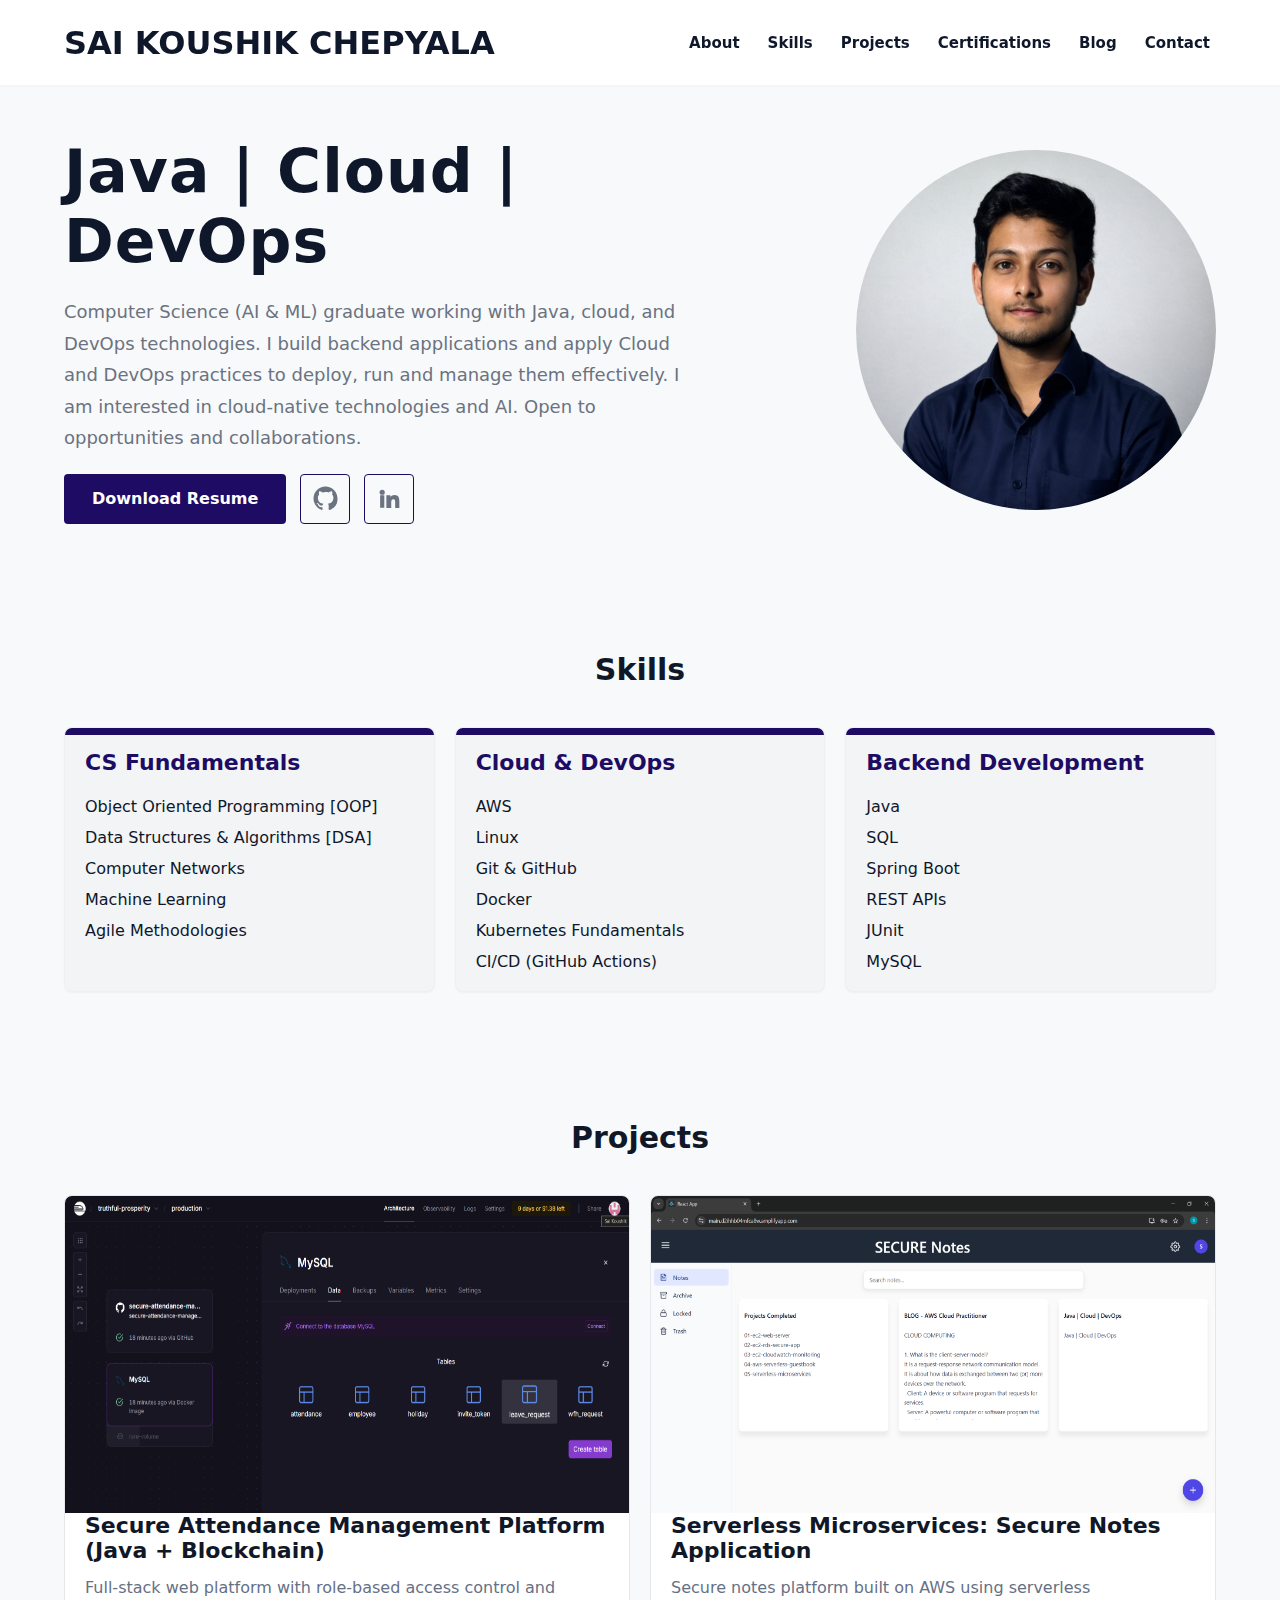
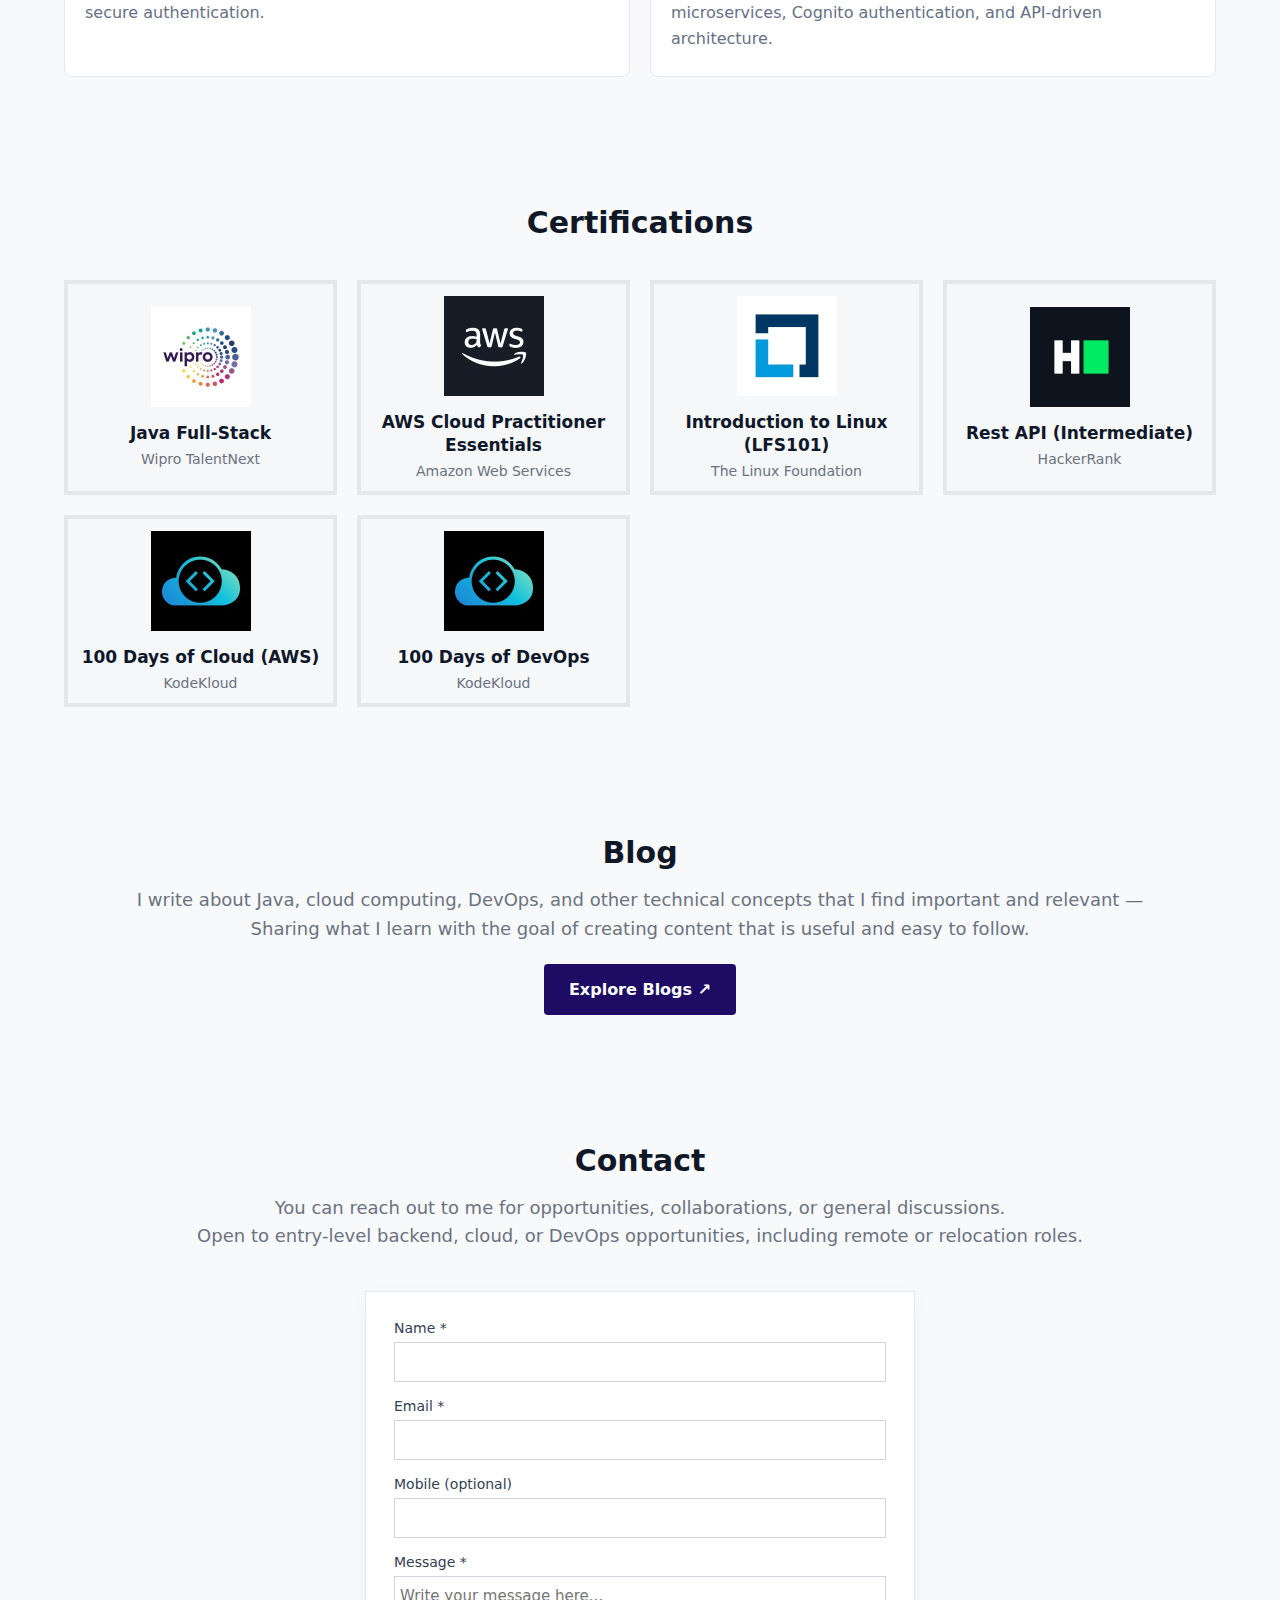
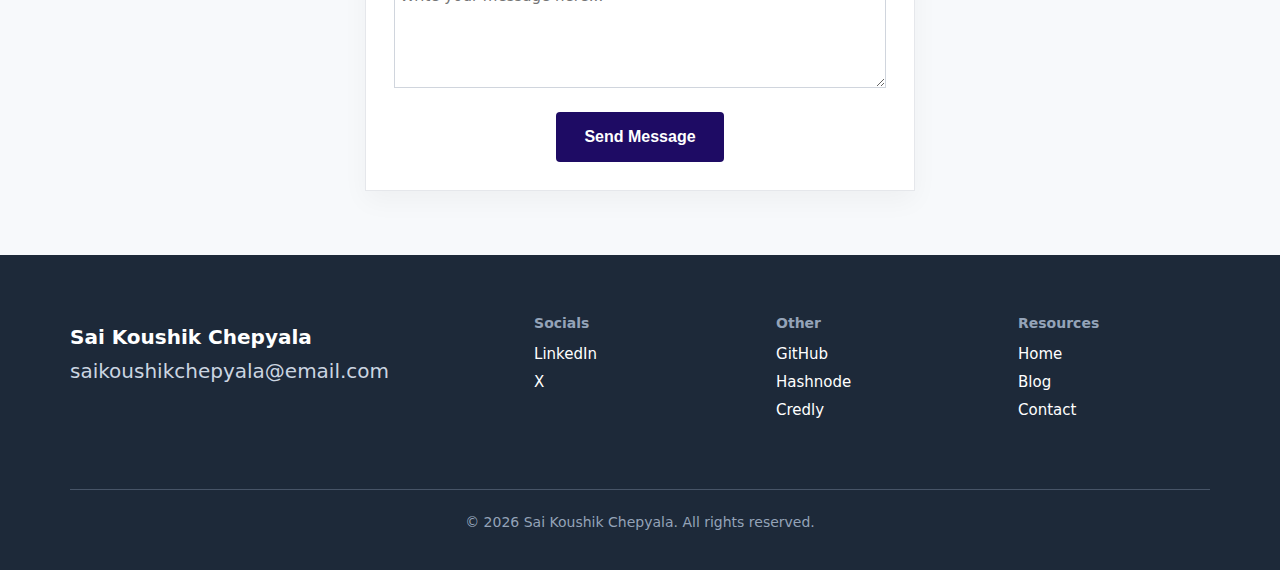
<file: index.html>
<!DOCTYPE html>
<html lang="en">
<head>
    <meta charset="utf-8" />
    <meta name="viewport" content="width=device-width, initial-scale=1" />
    <title>Sai Koushik Chepyala — Portfolio</title>
    <link rel="stylesheet" href="css/style.css" />
</head>

<body>
    <header class="site-header" id="site-header">
        <div class="wrap header-inner">
            <div class="brand">
                <a href="#about">SAI KOUSHIK CHEPYALA</a>
            </div>

            <nav class="top-nav" aria-label="Main navigation">
                <ul class="nav-links">
                    <li><a href="#about">About</a></li>
                    <li><a href="#skills">Skills</a></li>
                    <li><a href="#projects">Projects</a></li>
                    <li><a href="#certifications">Certifications</a></li>
                    <li><a href="#blog">Blog</a></li>
                    <li><a href="#contact">Contact</a></li>
                </ul>
            </nav>
        </div>
    </header>

    <main class="page">
        <section id="about" class="hero section">
            <div class="wrap hero-inner">
                <div class="hero-left">
                    <h1 class="hero-title">Java | Cloud | DevOps</h1>

                    <p class="hero-sub">
                        Computer Science (AI & ML) graduate working with Java, cloud, and DevOps technologies.
                        I build backend applications and apply Cloud and DevOps practices to deploy, run
                        and manage them effectively. I am interested in cloud-native technologies and AI.
                        Open to opportunities and collaborations.
                    </p>

                    <div class="hero-actions">
                        <a
                            class="btn primary"
                            href="https://drive.google.com/file/d/14Zg6LGgaSMhT9w4Wew_ppKsTR8G-l7Mb/view?usp=sharing"
                            target="_blank"
                            rel="noopener"
                        >
                            Download Resume
                        </a>

                        <a
                            class="icon-link"
                            href="https://github.com/saikoushikchepyala1"
                            target="_blank"
                            title="GitHub"
                            rel="noopener"
                        >
                            <svg width="20" height="20" viewBox="0 0 24 24" fill="currentColor" aria-hidden="true">
                                <path
                                    d="M12 .5C5.65.5.5 5.65.5 12c0 5.08 3.29 9.39 7.86 10.92.58.11.79-.25.79-.56
                                    0-.28-.01-1.02-.02-2-3.2.7-3.88-1.54-3.88-1.54-.53-1.34-1.3-1.7-1.3-1.7
                                    -1.06-.72.08-.71.08-.71 1.17.08 1.78 1.2 1.78 1.2 1.04 1.78 2.73 1.27
                                    3.4.97.11-.75.41-1.27.75-1.56-2.56-.29-5.26-1.28-5.26-5.7 0-1.26.45-2.29
                                    1.2-3.1-.12-.3-.52-1.53.11-3.19 0 0 .98-.31 3.2 1.18a11.1 11.1 0 012.92-.39
                                    c.99 0 1.99.13 2.92.39 2.22-1.49 3.2-1.18 3.2-1.18.63 1.66.23 2.9.11 3.19
                                    .75.81 1.2 1.84 1.2 3.1 0 4.43-2.7 5.4-5.28 5.68.42.36.8 1.08.8 2.18
                                    0 1.57-.02 2.84-.02 3.23 0 .31.21.67.8.56A10.52 10.52 0 0023.5 12
                                    C23.5 5.65 18.35.5 12 .5z"
                                />
                            </svg>
                        </a>

                        <a
                            class="icon-link"
                            href="https://www.linkedin.com/in/sai-koushik-chepyala"
                            target="_blank"
                            title="LinkedIn"
                            rel="noopener"
                        >
                            <svg width="20" height="20" viewBox="0 0 24 24" fill="currentColor" aria-hidden="true">
                                <path
                                    d="M4.98 3.5a2.5 2.5 0 11-.001 5.001A2.5 2.5 0 014.98 3.5zM3 8.98h4v12H3v-12z
                                    M9 8.98h3.84v1.6h.05c.53-1 1.83-2.06 3.77-2.06 4.03 0 4.78 2.66 4.78
                                    6.12V21h-4v-5.3c0-1.26-.02-2.87-1.75-2.87-1.75 0-2.02 1.36-2.02
                                    2.78V21H9V8.98z"
                                />
                            </svg>
                        </a>
                    </div>
                </div>

                <div class="hero-right">
                    <img
                        class="avatar"
                        src="images/image1.jpg"
                        alt="Sai Koushik Chepyala"
                    />
                </div>
            </div>
        </section>

        <section id="skills" class="section skills-section">
            <div class="wrap">
                <h2 class="section-title">Skills</h2>

                <div class="skills-grid">
                    <div class="skill-card">
                        <h3 class="skill-heading">CS Fundamentals</h3>
                        <div class="skill-list">
                            <span>Object Oriented Programming [OOP]</span>
                            <span>Data Structures & Algorithms [DSA]</span>
                            <span>Computer Networks</span>
                            <span>Machine Learning</span>
                            <span>Agile Methodologies</span>
                        </div>
                    </div>

                    <div class="skill-card">
                        <h3 class="skill-heading">Cloud &amp; DevOps</h3>
                        <div class="skill-list">
                            <span>AWS</span>
                            <span>Linux</span>
                            <span>Git & GitHub</span>
                            <span>Docker</span>
                            <span>Kubernetes Fundamentals</span>
                            <span>CI/CD (GitHub Actions)</span>
                        </div>
                    </div>

                    <div class="skill-card">
                        <h3 class="skill-heading">Backend Development</h3>
                        <div class="skill-list">
                            <span>Java</span>
                            <span>SQL</span>
                            <span>Spring Boot</span>
                            <span>REST APIs</span>
                            <span>JUnit</span>
                            <span>MySQL</span>
                        </div>
                    </div>
                </div>
            </div>
        </section>

        <section id="projects" class="section projects-section">
            <div class="wrap">
                <h2 class="section-title">Projects</h2>

                <div class="projects-grid">
                    <a
                        href="https://github.com/saikoushikchepyala1/secure-attendance-management-platform-java-blockchain"
                        class="project-card"
                        target="_blank"
                        rel="noopener"
                    >
                        <img
                            src="images/project-01.png"
                            alt="Secure Attendance Management"
                            class="project-image"
                        />

                        <h3 class="project-title">
                            Secure Attendance Management Platform<br>
                            (Java + Blockchain)
                        </h3>

                        <p class="project-desc">
                            Full-stack web platform with role-based access control and secure authentication. <br>
                        </p>
                    </a>

                    <a
                        href="https://github.com/saikoushikchepyala1/Cloud-DevOps-Projects/tree/main/05-serverless-microservices"
                        class="project-card"
                        target="_blank"
                        rel="noopener"
                    >
                        <img
                            src="images/project-02.png"
                            alt="Serverless Microservices"
                            class="project-image"
                        />

                        <h3 class="project-title">
                            Serverless Microservices: Secure Notes Application
                        </h3>

                        <p class="project-desc">
                           Secure notes platform built on AWS using serverless microservices, Cognito authentication, and API-driven architecture.
                        </p>
                    </a>
                </div>
            </div>
        </section>

        <section id="certifications" class="section cert-section">
            <div class="wrap">
                <h2 class="section-title">Certifications</h2>

                <div class="cert-grid">
                    <a
                        class="cert-card"
                        href="https://drive.google.com/file/d/1S2jtKka5F-OtpDolbn9guCtVA4JmR58N/view?usp=sharing"
                        target="_blank"
                        rel="noopener"
                    >
                        <img
                            src="images/wipro_logo.png"
                            alt="Wipro TalentNext Logo"
                            class="cert-logo"
                        />
                        <div class="cert-name">Java Full-Stack</div>
                        <div class="cert-org">Wipro TalentNext</div>
                    </a>

                    <a
                        class="cert-card"
                        href="https://drive.google.com/file/d/1s1Jemrit7dt7rNyf-exN50RS9DQbqtAb/view?usp=drive_link"
                        target="_blank"
                        rel="noopener"
                    >
                        <img
                            src="images/amazon_web_services_logo.png"
                            alt="AWS Certification"
                            class="cert-logo"
                        />
                        <div class="cert-name">
                            AWS Cloud Practitioner Essentials
                        </div>
                        <div class="cert-org">
                            Amazon Web Services
                        </div>
                    </a>

                    <a
                        class="cert-card"
                        href="https://www.credly.com/badges/3594627a-8999-432e-b873-e10eaae0844f"
                        target="_blank"
                        rel="noopener"
                    >
                        <img
                            src="images/the_linux_foundation_logo.png"
                            alt="Linux Foundation Certification"
                            class="cert-logo"
                        />
                        <div class="cert-name">
                            Introduction to Linux (LFS101)
                        </div>
                        <div class="cert-org">
                            The Linux Foundation
                        </div>
                    </a>

                    <a
                        class="cert-card"
                        href="https://www.hackerrank.com/certificates/49b0cc93288d"
                        target="_blank"
                        rel="noopener"
                    >
                        <img
                            src="images/hackerrank_logo.png"
                            alt="HackerRank Certification"
                            class="cert-logo"
                        />
                        <div class="cert-name">
                            Rest API (Intermediate)
                        </div>
                        <div class="cert-org">
                            HackerRank
                        </div>
                    </a>


                    <a
                        class="cert-card"
                        href="https://engineer.kodekloud.com/certificate-verification/df5b9e35-34e1-49b0-abed-0c330e55599b"
                        target="_blank"
                        rel="noopener"
                    >
                        <img
                            src="images/kodekloud_logo.png"
                            alt="100 Days of Cloud (AWS)"
                            class="cert-logo"
                        />
                        <div class="cert-name">
                            100 Days of Cloud (AWS)
                        </div>
                        <div class="cert-org">
                            KodeKloud
                        </div>
                    </a>


                    <a
                        class="cert-card"
                        href="https://engineer.kodekloud.com/certificate-verification/3e596025-e0d8-46f7-a4a4-ab40281e0902"
                        target="_blank"
                        rel="noopener"
                    >
                        <img
                            src="images/kodekloud_logo.png"
                            alt="100 Days of DevOps"
                            class="cert-logo"
                        />
                        <div class="cert-name">
                            100 Days of DevOps
                        </div>
                        <div class="cert-org">
                            KodeKloud
                        </div>
                    </a>

                </div>
            </div>
        </section>

        <section id="blog" class="section blog-section">
            <div class="wrap">
                <h2 class="section-title">Blog</h2>

                <p class="small-lead">
                    I write about Java, cloud computing, DevOps, and other technical concepts that I find important and relevant —
                    Sharing what I learn with the goal of creating content that is useful and easy to follow.
                </p>

                <div class="center">
                    <a
                        class="explore-blog-btn"
                        href="blog/blog.html"
                        target="_blank"
                        rel="noopener"
                    >
                        Explore Blogs ↗
                    </a>
                </div>
            </div>
        </section>

        <section id="contact" class="section contact-section">
            <div class="wrap">
                <h2 class="section-title">Contact</h2>
                <p class="small-lead"> 
                    You can reach out to me for opportunities, collaborations, or general discussions. <br>
                    Open to entry-level backend, cloud, or DevOps opportunities, including remote or relocation roles.
                </p>

                <div class="contact-card-wrapper">
                    <div class="contact-card">
                        <form
                            id="contactForm"
                            class="contact-form"
                            action="https://formspree.io/f/maqwnyye"
                            method="POST"
                        >
                            <label>
                                <span class="label">Name *</span>
                                <input 
                                    name="name" 
                                    type="text"
                                    autocomplete="name"
                                    required 
                                />
                            </label>

                            <label>
                                <span class="label">Email *</span>
                                <input
                                    name="email"
                                    type="email"
                                    autocomplete="email"
                                    required
                                />
                            </label>

                            <label>
                                <span class="label">Mobile (optional)</span>
                                <input
                                    name="phone"
                                    type="tel"
                                    autocomplete="tel"
                                />
                            </label>

                            <label>
                                <span class="label">Message *</span>
                                <textarea
                                    name="message"
                                    rows="5"
                                    placeholder="Write your message here..."
                                    autocomplete="off"
                                    required
                                ></textarea>
                            </label>

                            <div class="form-actions">
                                <button
                                    class="btn primary"
                                    type="submit"
                                >
                                    Send Message
                                </button>
                            </div>
                        </form>
                    </div>
                </div>
            </div>
        </section>
    </main>

    <footer class="site-footer">
        <div class="wrap footer-inner">
            <div class="footer-top">
                <div class="footer-brand">
                    <h3>Sai Koushik Chepyala</h3>
                    <p>saikoushikchepyala@email.com</p>
                </div>

                <div class="footer-links">
                    <div class="footer-col">
                        <h4>Socials</h4>
                        <a
                            href="https://www.linkedin.com/in/sai-koushik-chepyala"
                            target="_blank"
                            rel="noopener"
                        >
                            LinkedIn
                        </a>
                        <a
                            href="https://x.com/sai_koushik1"
                            target="_blank"
                            rel="noopener"
                        >
                            X
                        </a>
                    </div>

                    <div class="footer-col">
                        <h4>Other</h4>
                        <a
                            href="https://github.com/saikoushikchepyala1"
                            target="_blank"
                            rel="noopener"
                        >
                            GitHub
                        </a>
                        <a
                            href="https://hashnode.com/@saikoushik1"
                            target="_blank"
                            rel="noopener"
                        >
                            Hashnode
                        </a>
                        <a
                            href="https://www.credly.com/users/sai-koushik-chepyala1"
                            target="_blank"
                            rel="noopener"
                        >
                            Credly
                        </a>
                    </div>

                    <div class="footer-col">
                        <h4>Resources</h4>
                        <a href="#about">Home</a>
                        <a
                            href="blog/blog.html"
                            target="_blank"
                            rel="noopener"
                        >
                            Blog
                        </a>
                        <a href="#contact">Contact</a>
                    </div>
                </div>
            </div>

            <div class="footer-bottom">
                © 2026 Sai Koushik Chepyala. All rights reserved.
            </div>
        </div>
    </footer>

    <script>
      const form = document.querySelector(".contact-form");

      form.addEventListener("submit", async (e) => {
        e.preventDefault();

        const formData = new FormData(form);

        const response = await fetch(form.action, {
          method: form.method,
          body: formData,
          headers: {
            Accept: "application/json",
          },
        });

        if (response.ok) {
          form.reset();
          alert("Message sent successfully. Thank you!");
        } else {
          alert("Something went wrong. Please try again.");
        }
      });
    </script>

</body>
</html>
</file>
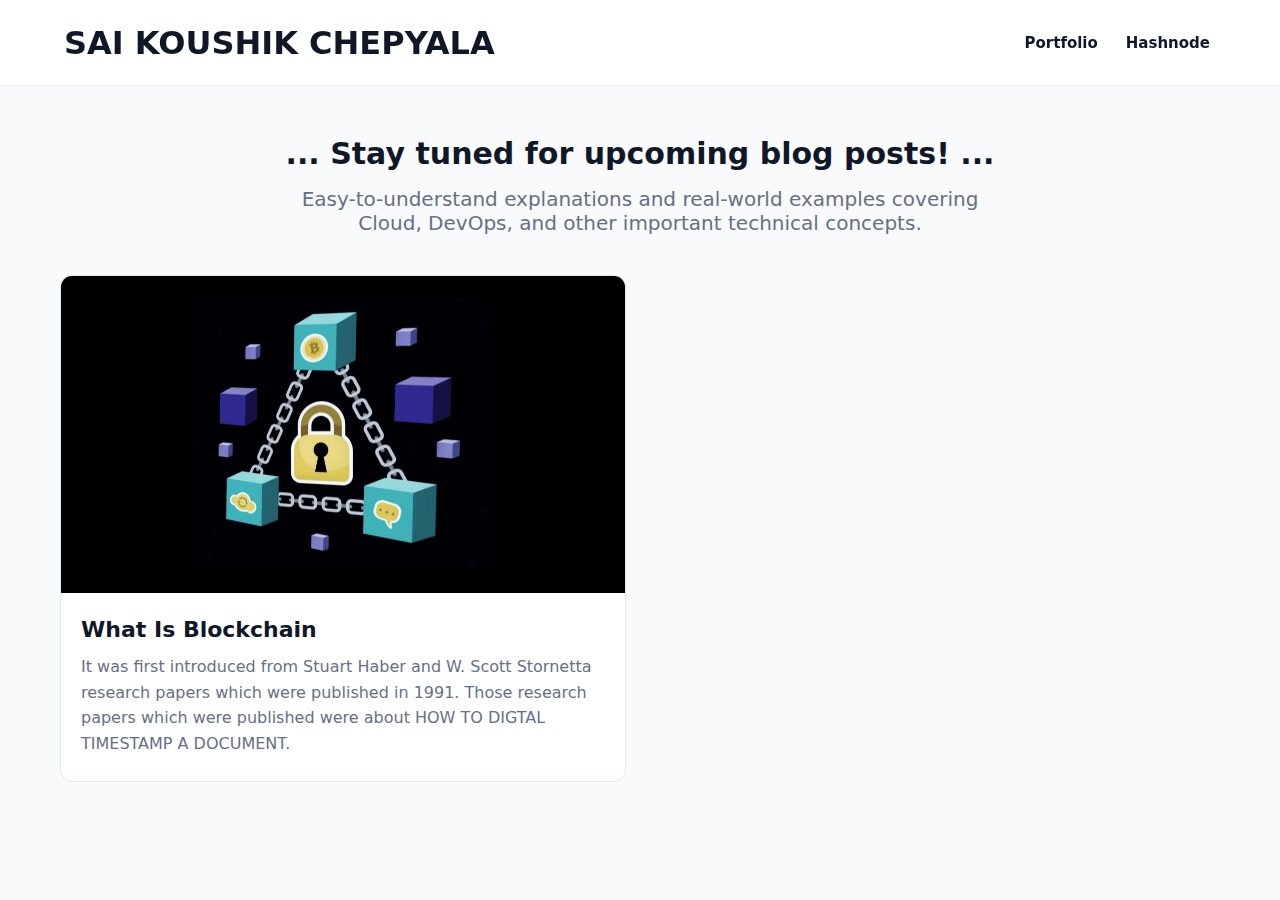
<file: blog/blog.html>
<!DOCTYPE html>
<html lang="en">
<head>
    <meta charset="UTF-8" />
    <meta
        name="viewport"
        content="width=device-width, initial-scale=1.0"
    />
    <title>Blog | Sai Koushik</title>

    <link rel="stylesheet" href="blog.css" />
</head>

<body>
    <header class="site-header" id="site-header">
        <div class="wrap header-inner">
            <div class="brand">
                <a href="../index.html">
                    SAI KOUSHIK CHEPYALA
                </a>
            </div>

            <nav
                class="top-nav"
                aria-label="Main navigation"
            >
                <ul class="nav-links">
                    <li>
                        <a href="../index.html">
                            Portfolio
                        </a>
                    </li>
                    <li>
                        <a
                            href="https://hashnode.com/@saikoushik1"
                            target="_blank"
                            rel="noopener"
                        >
                            Hashnode
                        </a>
                    </li>
                </ul>
            </nav>
        </div>
    </header>

    <main class="page">
        <section
            class="blog-section"
            id="blogs"
        >
            <div class="container box-border">
                <h2 class="section-title">
                    ... Stay tuned for upcoming blog posts! ...
                </h2>

                <p class="section-desc">
                    Easy-to-understand explanations and real-world examples covering Cloud, DevOps, and other important technical concepts.
                </p>

                <div class="blog-grid">
                    <a
                        href="https://blockchainweb3.hashnode.dev/what-is-blockchain"
                        class="blog-card"
                        target="_blank"
                        rel="noopener"
                    >
                        <img
                            src="../images/blog-001.png"
                            alt="Blockchain"
                            class="blog-image"
                        />
                        <h3 class="blog-card-title">
                            What Is Blockchain
                        </h3>
                        <p class="blog-card-desc">
                            It was first introduced from Stuart Haber and W. Scott Stornetta research papers which were published in 1991. 
                            Those research papers which were published were about HOW TO DIGTAL TIMESTAMP A DOCUMENT.
                        </p>
                    </a>
                </div>
            </div>
        </section>
    </main>
</body>
</html>
</file>
<file: css/style.css>
:root {
  --bg: #f7f9fb;
  --card: #ffffff;
  --primary: #1e0b64;
  --muted: #6b7280;
  --text: #0f172a;
  --shadow: 0 8px 20px rgba(12, 18, 27, 0.06);
  --radius: 12px;
  --wrap-max: 1200px;
  --gap: 24px;
}

*,
*::before,
*::after {
  box-sizing: border-box;
}


html,
body {
  height: 100%;
}

body {
  margin: 0;
  font-family: Inter, system-ui, -apple-system, "Segoe UI", Roboto, "Helvetica Neue", Arial;
  background: var(--bg);
  color: var(--text);
  -webkit-font-smoothing: antialiased;
  -moz-osx-font-smoothing: grayscale;
  scroll-behavior: smooth;
}

a {
  text-decoration: none;
  color: inherit;
}

.wrap {
  width: 100%;
  max-width: var(--wrap-max);
  margin: 0 auto;
  padding: 0 24px;
}

.site-header {
  width: 100%;
  background: var(--card);
  position: fixed;
  top: 0;
  left: 0;
  right: 0;
  z-index: 1000;
  border-bottom: 1px solid rgba(15, 23, 42, 0.04);
  box-shadow: 0 1px 0 rgba(15, 23, 42, 0.02);
}

.page {
  width: 100%;
  padding-top: 72px;
}

.header-inner {
  display: flex;
  align-items: center;
  justify-content: space-between;
  gap: 24px;
  height: 85px;
}

.brand {
  font-weight: 600;
  font-size: 32px;
  white-space: nowrap;
  flex-shrink: 0;
}

.top-nav {
  flex: 1;
  display: flex;
  justify-content: flex-end;
  overflow: hidden;
}

.top-nav .nav-links {
  display: flex;
  gap: 16px;
  list-style: none;
  margin: 0;
  padding: 0;
  align-items: center;
  white-space: nowrap;
  overflow-x: auto;
}

.top-nav a {
  color: var(--text);
  font-weight: 600;
  font-size: 15px;
  padding: 8px 6px;
  display: inline-block;
}

.top-nav a:hover {
  color: var(--primary);
}

.top-nav .nav-links::-webkit-scrollbar {
  height: 6px;
}

.top-nav .nav-links::-webkit-scrollbar-thumb {
  background: rgba(15, 23, 42, 0.06);
  border-radius: 6px;
}

.section {
  padding: 64px 0;
}

.section-title {
  text-align: center;
  font-size: 30px;
  font-weight: 600;
  margin: 0;
  color: #101828;
}

section {
  scroll-margin-top: 72px;
}

.hero-actions {
  display: flex;
  align-items: center;
  gap: 14px;
}

.hero-inner {
  display: grid;
  grid-template-columns: 1fr 360px;
  gap: 40px;
  align-items: center;
}

.hero-left {
  max-width: 640px;
}

.hero-right {
  display: flex;
  justify-content: center;
}

.hero-title {
  font-size: 60px;
  font-weight: 600;
  letter-spacing: 1px;
  margin: 0px 0px 0px;
}

.hero-sub {
  font-size: 18px;
  line-height: 1.75;
  color: var(--muted);
  margin: 20px 0px 20px;
  max-width: 65ch;
  text-align: left;
}

.btn {
  display: inline-flex;
  align-items: center;
  justify-content: center;
  height: 50px;
  padding: 0 28px;
  gap: 14px;
  border-radius: 4px;
  font-size: 16px;
  font-weight: 600;
  text-decoration: none;
  cursor: pointer;
  border: 1px solid rgba(15, 23, 42, 0.08);
}

.btn.primary {
  background: var(--primary);
  color: #fff;
  border: none;
}

.btn.secondary {
  background: transparent;
  color: var(--primary);
  border: 1px solid rgba(37, 99, 235, 0.12);
}

.icon-link {
  display: inline-flex;
  align-items: center;
  justify-content: center;
  width: 50px;
  height: 50px;
  border-radius: 4px;
  color: var(--muted);
  border: 1px solid #1e0b64;
}

.icon-link svg {
  display: block;
  width: 25px;
  height: 25px;
}

.avatar {
  width: 360px;
  height: 360px;
  border-radius: 50%;
  object-fit: cover;
}

.skills-grid {
  display: grid;
  grid-template-columns: repeat(3, 1fr);
  gap: 20px;
  margin-top: 40px;
}

.skill-card {
  background: var(--card);
  padding: 0 20px 20px;
  background-color: #9fa0a40d;
  border: 1px solid #9fa0a40d;
  border-radius: 8px;
  box-shadow: 0 1px 2px rgba(0, 0, 0, 0.04);
  position: relative;
}

.skill-card:hover {
  border-color: #1e0b64;
  box-shadow: 0 12px 30px rgba(0, 0, 0, 0.06);
}

.skill-card::before {
  content: "";
  position: absolute;
  top: 0;
  left: 0;
  right: 0;
  height: 7px;
  background: #1e0b64;
  border-radius: 8px 8px 0 0;
}

.skill-heading {
  font-size: 22px;
  font-weight: px;
  color: var(--primary);
  margin-bottom: px;
}

.skill-list {
  display: inline-grid;
  grid-template-columns: 1fr;
  gap: 12px;
  padding-left: px;
}

.skill-list span {
  font-size: px;
  font-weight: 500;
  color: var(--text);
}

.projects-section .projects-grid {
  display: grid;
  grid-template-columns: repeat(2, 2fr);
  gap: 20px;
  margin-top: 40px;
}

.projects-section .project-card {
  background: #ffffff;
  border: 1px solid #e5e7eb;
  border-radius: 8px;
  overflow: hidden;
  text-decoration: none;
  color: inherit;
  transition: transform 0.2s ease, box-shadow 0.2s ease;
}

.projects-section .project-card:hover {
  transform: translateY(-4px);
  box-shadow: 0 10px 25px rgba(0, 0, 0, 0.06);
}

.projects-section .project-image {
  width: 100%;
  aspect-ratio: 16 / 9;
  /*object-fit: cover;*/
  display: block;
}

.projects-section .project-title {
  font-size: 22px;
  font-weight: 600;
  margin: auto auto auto;
  max-width: 100%;
  padding: 0 20px;
  flex-wrap: auto;
  display: flex;
  align-items: center;
  color: #101828;
  gap: 10px;
}

.projects-section .project-desc {
  font-size: 16px;
  color: #667085;
  margin: 12px 0 24px;
  padding: 0 20px;
  line-height: 1.6;
}

.projects-section .link-icon {
  opacity: 0.6;
  transform: translateY(5px);
}

.cert-grid {
  display: grid;
  grid-template-columns: repeat(4, 1fr);
  gap: 20px;
  margin-top: 40px;
}

.cert-card {
  display: flex;
  flex-direction: column;
  align-items: center;
  justify-content: center;
  text-align: center;
  height: px;
  width: px;
  padding: 12px;
  background: #eeeeee1c;
  border: 4px solid #e5e7eb;
  border-radius: px;
  text-decoration: none;
  color: inherit;
  transition: transform 0.2s ease, box-shadow 0.2s ease, border-color 0.2s ease;
}

.cert-card:hover {
  transform: translateY(-6px);
  box-shadow: 0 12px 30px rgba(0, 0, 0, 0.08);
}

.cert-logo {
  width: 100px;
  height: 100px;
  object-fit: contain;
  margin-bottom: 15px;
}

.cert-name {
  font-size: 17px;
  font-weight: 600;
  line-height: 1.4;
}

.cert-org {
  font-size: 14px;
  color: var(--muted);
  margin-top: 5px;
}

.blog-section .small-lead {
  gap: 20px;
  margin-top: 40px;
  text-align: center;
  color: var(--muted);
  max-width: 70ch;
  margin: 10px auto 18px auto;
}

.center {
  text-align: center;
}

.blog-section .small-lead {
  max-width: 90ch;
  margin: 16px auto 0 auto;
  text-align: center;
  color: var(--muted);
  font-size: 18px;
  line-height: 1.6;
}

.explore-blog-btn {
  display: inline-flex;
  align-items: center;
  justify-content: center;
  gap: px;
  background: #1e0b64;
  color: #ffffff;
  font-size: 16px;
  font-weight: 600;
  font-family: Inter, system-ui, sans-serif;
  padding: 16px 25px;
  border-radius: 4px;
  text-decoration: none;
  white-space: nowrap;
  margin: 20px auto 0 auto;
}

.explore-blog-btn:hover {
  background: #1e0b64;
}

.contact-card-wrapper {
  display: flex;
  justify-content: center;
  margin-top: 40px;
}

.contact-card {
  background: #ffffff;
  border: 1px solid #e5e7eb;
  border-radius: 0px;
  padding: 28px;
  width: 100%;
  max-width: 550px;
  box-shadow: 0 10px 25px rgba(0, 0, 0, 0.04);
}

.contact-section .small-lead {
  max-width: 90ch;
  margin: 16px auto 0 auto;
  text-align: center;
  color: var(--muted);
  font-size: 18px;
  line-height: 1.6;
}

.contact-form label {
  display: block;
  margin-bottom: 16px;
}

.contact-form .label {
  display: block;
  font-size: 14px;
  font-weight: 500;
  color: #344054;
  margin-bottom: 6px;
}

.contact-form input,
.contact-form textarea {
  width: 100%;
  padding: 10px 5px;
  font-size: 15px;
  border-radius: 0px;
  border: 1px solid #d0d5dd;
  font-family: inherit;
}

.contact-form input:focus,
.contact-form textarea:focus {
  outline: none;
  border-color: #7e55d8;
}

.form-actions {
  margin-top: 20px;
  text-align: center;
}

.site-footer {
  background: #1d2939;
  color: #e5e7eb;
  width: 100%;
}

.site-footer .wrap {
  max-width: 1200px;
  margin: 0 auto;
  padding: 60px 30px 40px;
}

.footer-inner {
  display: flex;
  flex-direction: column;
  gap: 60px;
}

.footer-top {
  display: flex;
  justify-content: space-between;
  align-items: flex-start;
  gap: 145px;
  width: 100%;
}

.footer-brand h3 {
  margin: 10px 0px;
  font-size: 20px;
  font-weight: 700;
  color: #ffffff;
}

.footer-brand p {
  margin: 10px 0px;
  font-size: 20px;
  color: #cbd5e1;
}

.footer-links {
  display: grid;
  grid-template-columns: repeat(3, 1fr);
  gap: 50px;
  width: 100%;
}

.footer-col h4 {
  margin: 0 0 14px;
  font-size: 14px;
  font-weight: 600;
  color: #94a3b8;
}

.footer-col a {
  display: block;
  margin-bottom: 10px;
  font-size: 15px;
  color: #ffffff;
  text-decoration: none;
}

.footer-col a:hover {
  text-decoration: underline;
}

.footer-bottom {
  border-top: 1px solid #475467;
  padding-top: 24px;
  text-align: center;
  font-size: 14px;
  color: #94a3b8;
}

@media (max-width: 1024px) {
  .hero-inner {
    grid-template-columns: 2fr 0.9fr;
    gap: 32px;
  }

  .cert-grid {
    grid-template-columns: repeat(3, 1fr);
  }
}

@media (max-width: 768px) {
  .projects-section .projects-grid {
    grid-template-columns: repeat(2, 1fr);
    gap: 28px;
  }

  .skills-grid {
    grid-template-columns: repeat(auto-fit, minmax(280px, 320px));
    justify-content: center;
  }

  .skill-card {
    width: 100%;
    max-width: 420px;
    text-align: left;
  }

  .skill-heading {
    text-align: center;
  }

  .cert-grid {
    grid-template-columns: repeat(2, 1fr);
  }

  .footer-top {
    flex-direction: column;
    gap: 40px;
  }

  .footer-links {
    grid-template-columns: repeat(2, 1fr);
    gap: 32px;
  }

  .hero-inner {
    grid-template-columns: 1fr;
    text-align: center;
  }

  .hero-right {
    order: -1;
  }

  .avatar {
    margin: 0 auto 18px auto;
  }
}

@media (max-width: 520px) {

   .wrap {
    padding: 0 16px;
  }

  .header-inner {
    gap: 10px;
  }

  .brand {
    font-size: 16px;
  }

  .top-nav .nav-links {
    gap: 10px;
    font-size: 13px;
    white-space: nowrap;
    overflow-x: auto;
    -webkit-overflow-scrolling: touch;
  }

  .hero-title {
    font-size: 22px;
  }

  .hero-sub {
    font-size: 15px;
  }

  .avatar {
    width: 180px;
    height: 180px;
  }

  .projects-grid {
    grid-template-columns: 1fr;
  }

  .project-image {
    height: auto;
  }

  .cert-grid {
    grid-template-columns: repeat(2, 1fr);
  }

  .footer-links {
    grid-template-columns: 1fr;
  }
}
</file>
<file: blog/blog.css>
:root {
    --bg: #f7f9fb;
    --card: #ffffff;
    --primary: #1e0b64;
    --muted: #6b7280;
    --text: #0f172a;
    --shadow: 0 8px 20px rgba(12, 18, 27, 0.06);
    --radius: 12px;
    --wrap-max: 1200px;
    --gap: 24px;
}

*,
*::before,
*::after {
  box-sizing: border-box;
}

body {
    margin: 0;
    font-family: Inter, system-ui, -apple-system, BlinkMacSystemFont, sans-serif;
    background: #f9fafb;
    color: #101828;
}

a {
    text-decoration: none;
    color: inherit;
}

.wrap {
    width: 100%;
    max-width: var(--wrap-max);
    margin: 0 auto;
    padding: 0 24px;
}

.container {
    max-width: 1200px;
    margin: 0 auto;
    padding: 0 20px;
}

.page {
    width: 100%;
    padding-top: 72px;
}

.site-header {
    position: fixed;
    top: 0;
    left: 0;
    right: 0;
    width: 100%;
    background: var(--card);
    z-index: 1000;
    border-bottom: 1px solid rgba(15, 23, 42, 0.06);
    box-shadow: 0 1px 0 rgba(15, 23, 42, 0.03);
}

.header-inner {
    display: flex;
    align-items: center;
    justify-content: space-between;
    gap: 40px;
    height: 85px;
}

.brand {
    font-weight: 600;
    font-size: 32px;
    white-space: nowrap;
    flex-shrink: 0;
}

.top-nav .nav-links {
    display: flex;
    align-items: center;
    gap: 16px;
    list-style: none;
    margin: 0;
    padding: 0;
    white-space: nowrap;
    overflow-x: auto;
}

.top-nav a {
    display: inline-block;
    padding: 8px 6px;
    font-size: 15px;
    font-weight: 600;
    color: var(--text);
}

.top-nav a:hover {
    color: var(--primary);
}

.top-nav .nav-links::-webkit-scrollbar {
    height: 6px;
}

.top-nav .nav-links::-webkit-scrollbar-thumb {
    background: rgba(15, 23, 42, 0.06);
    border-radius: 6px;
}

.blog-section {
    padding: 64px 0;
    background: #f9fafb;
}

.box-border {
    box-sizing: border-box;
}

.section-title {
    margin: 0;
    text-align: center;
    font-size: 30px;
    font-weight: 600;
    color: #101828;
}

.section-desc {
    max-width: 720px;
    margin: 16px auto 0;
    text-align: center;
    font-size: 20px;
    color: #667085;
}

.blog-grid {
    display: grid;
    grid-template-columns: 1fr;
    gap: 20px;
    margin-top: 40px;
}

.blog-card {
    background: #ffffff;
    border: 1px solid #e5e7eb;
    border-radius: 12px;
    overflow: hidden;
    transition: transform 0.2s ease, box-shadow 0.2s ease;
}

.blog-card:hover {
    transform: translateY(-4px);
    box-shadow: 0 10px 25px rgba(0, 0, 0, 0.06);
}

.blog-image {
    width: 100%;
    aspect-ratio: 16 / 9;
    object-fit: cover;
    display: block;
}

.blog-card-title {
    margin: 24px 0 0;
    padding: 0 20px;
    font-size: 22px;
    font-weight: 600;
    color: #101828;
}

.blog-card-desc {
    margin: 12px 0 24px;
    padding: 0 20px;
    font-size: 16px;
    line-height: 1.6;
    color: #667085;
}

@media (min-width: 768px) {
    .blog-grid {
        grid-template-columns: repeat(2, 1fr);
        gap: 28px;
    }
}
</file>
